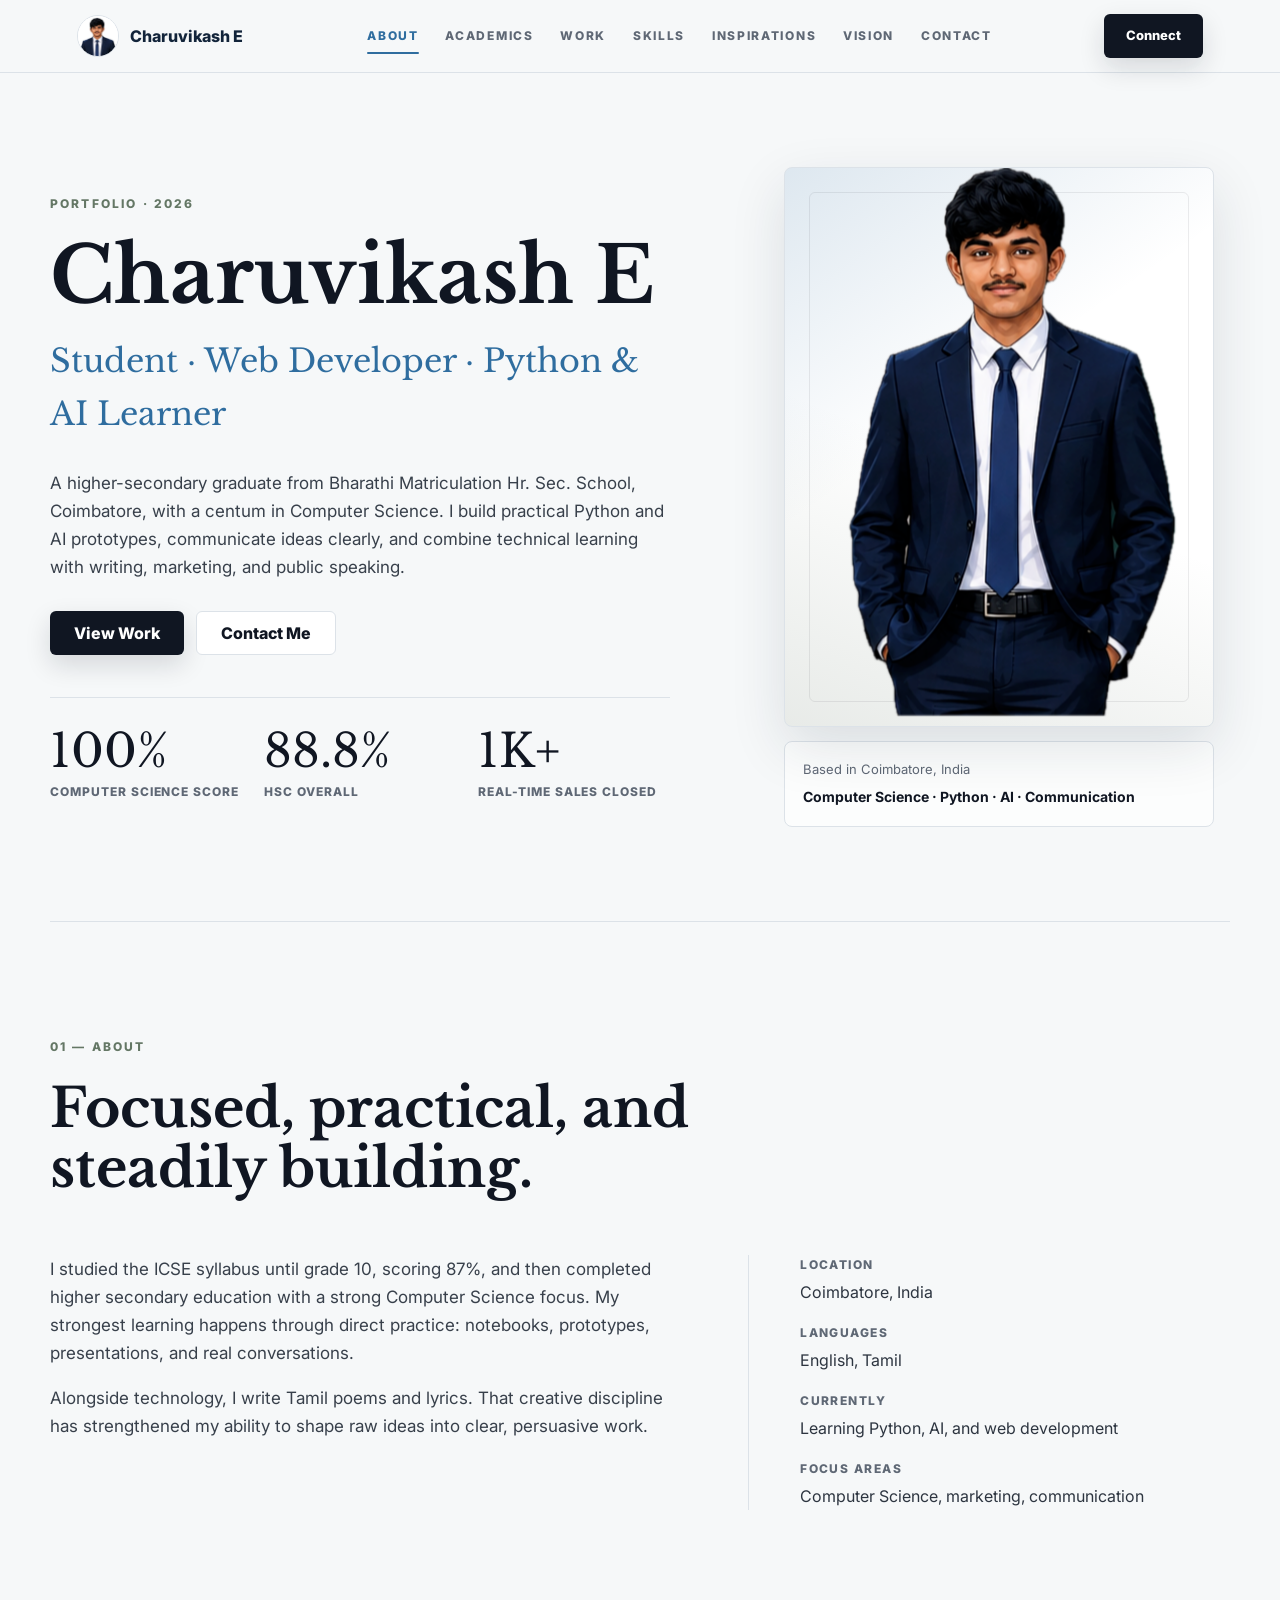
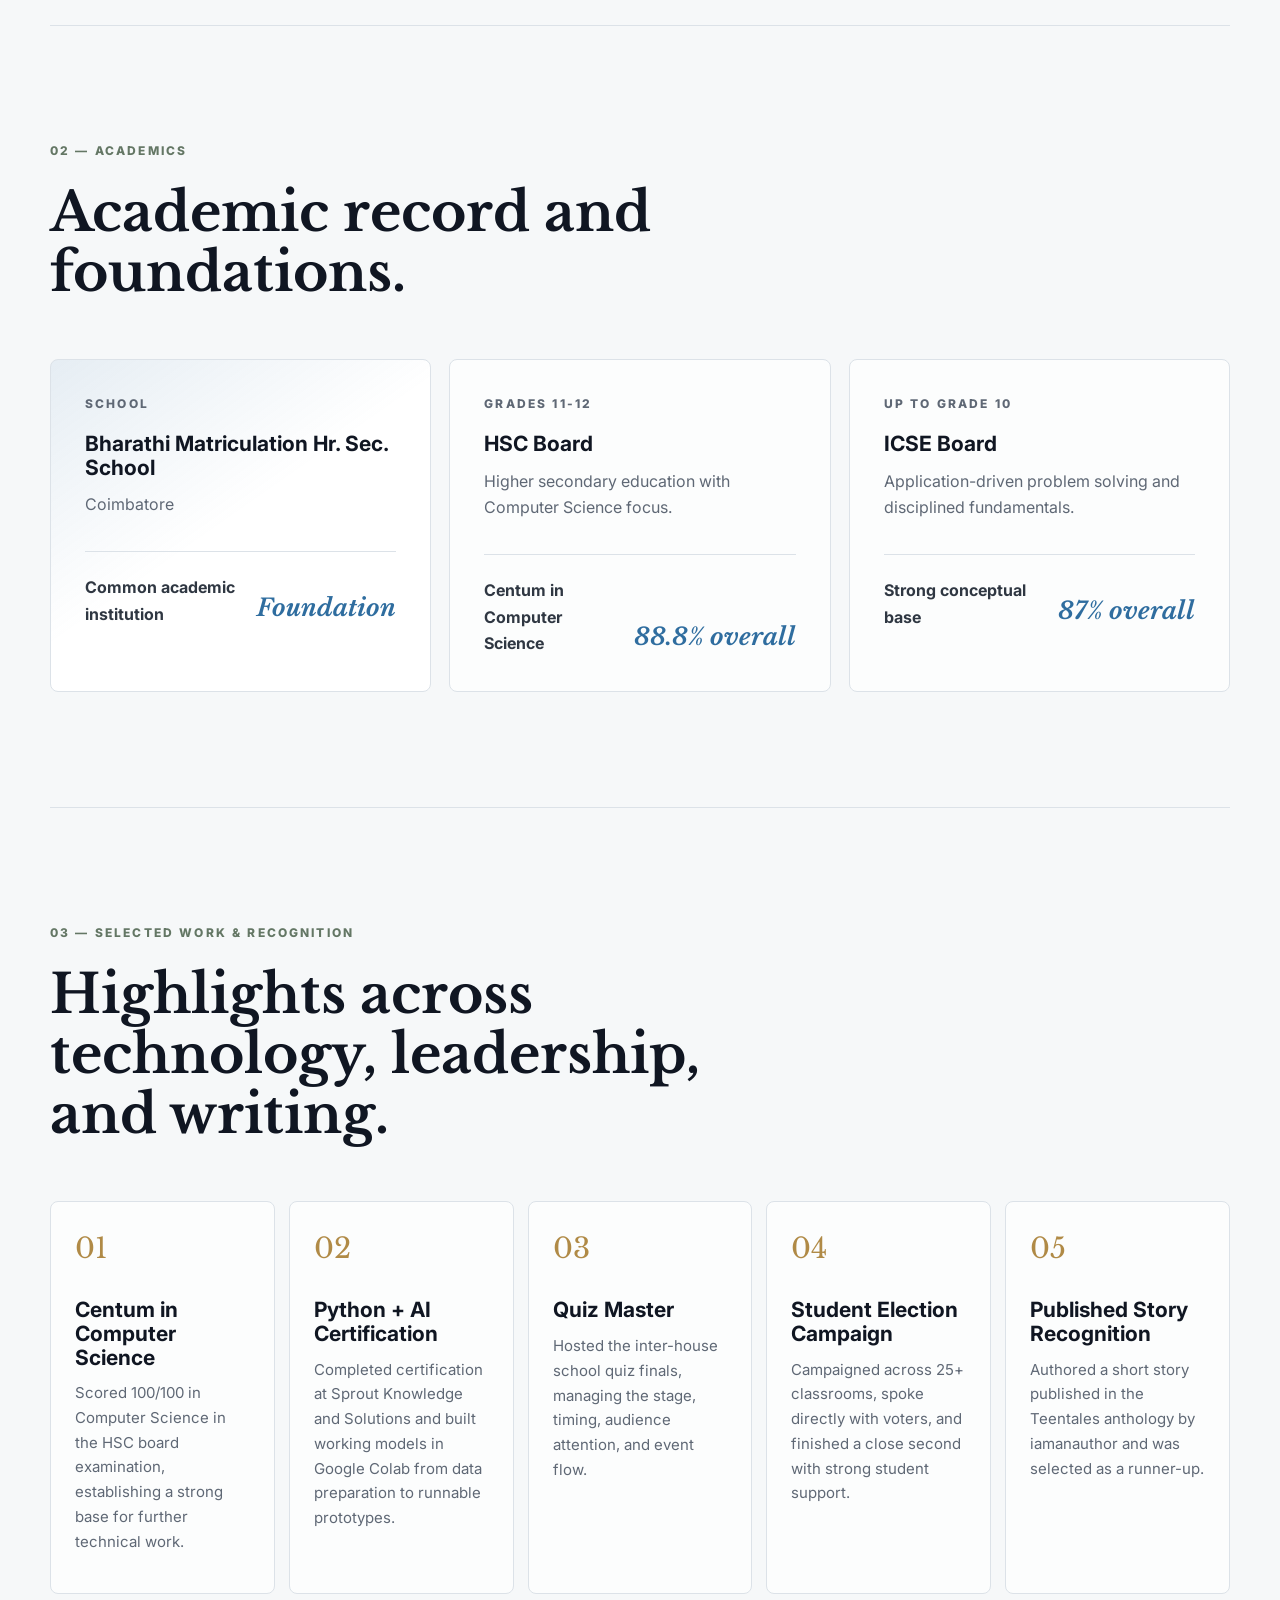
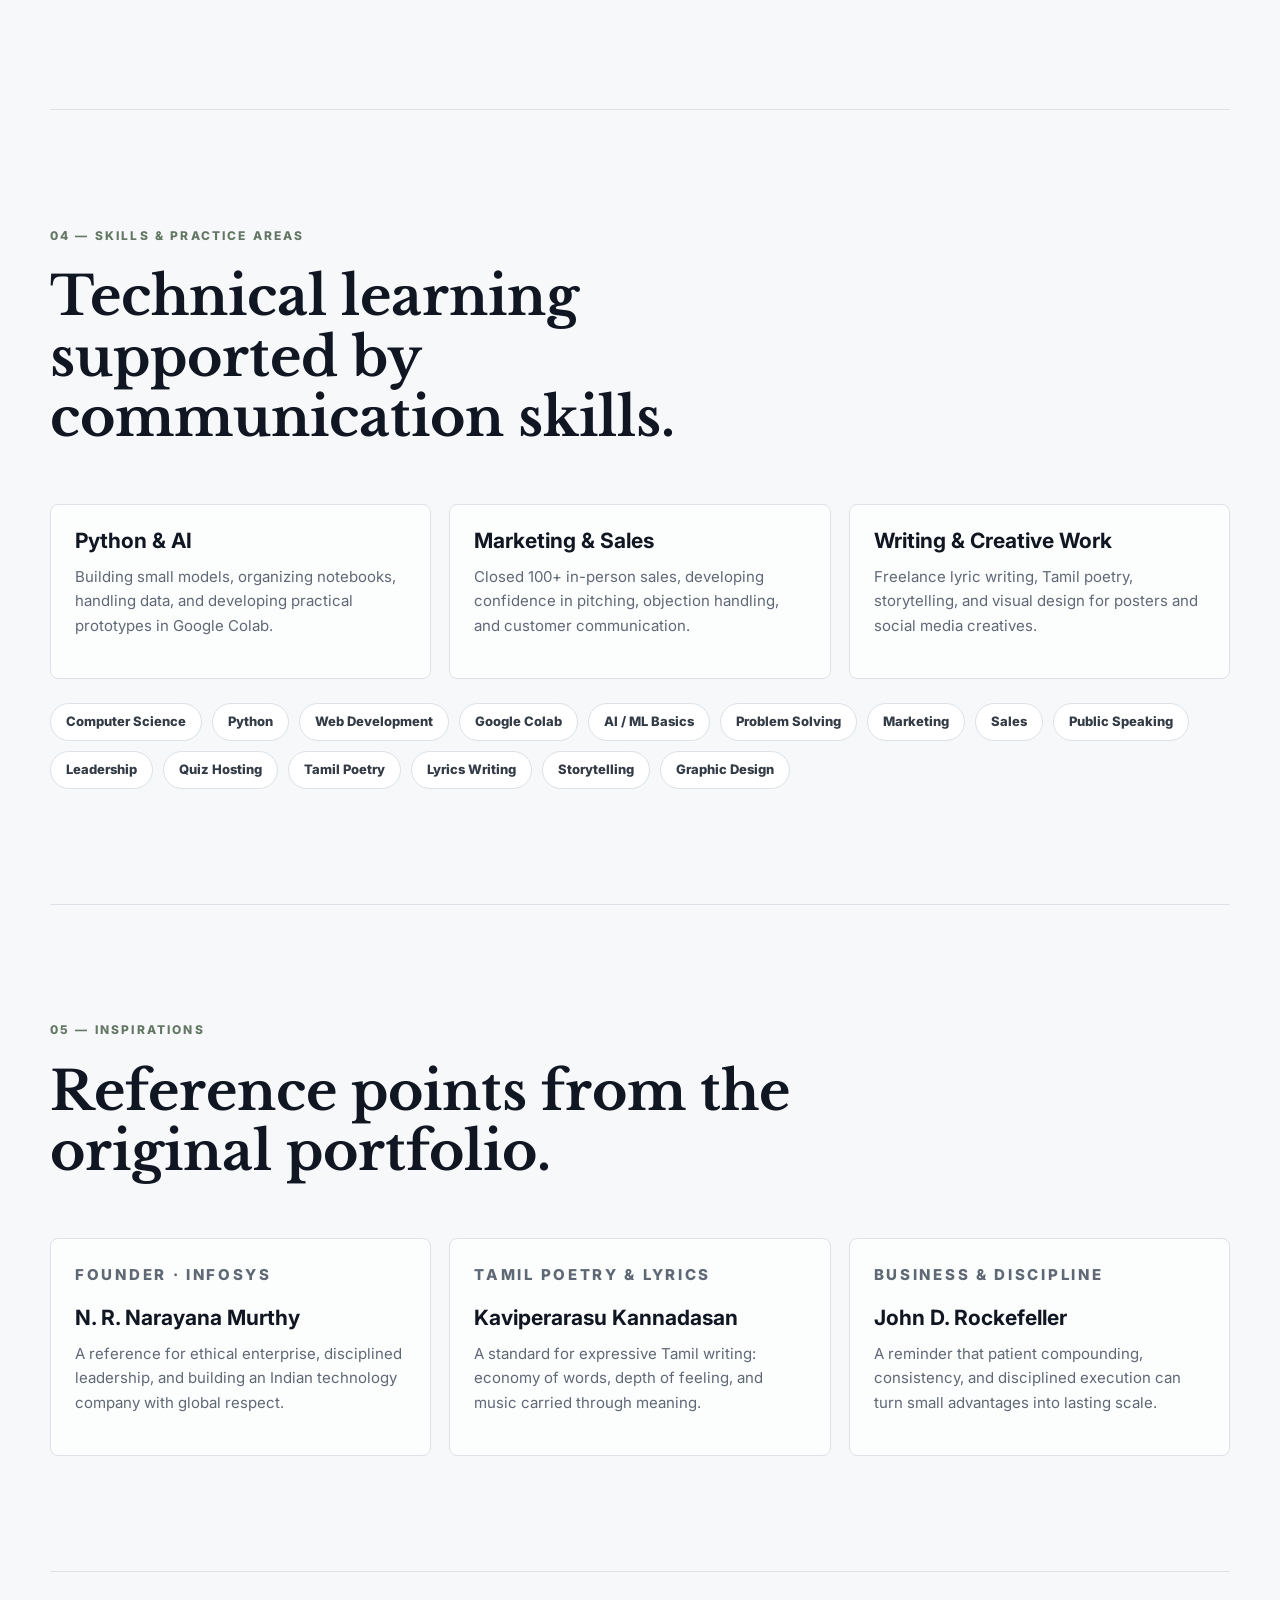
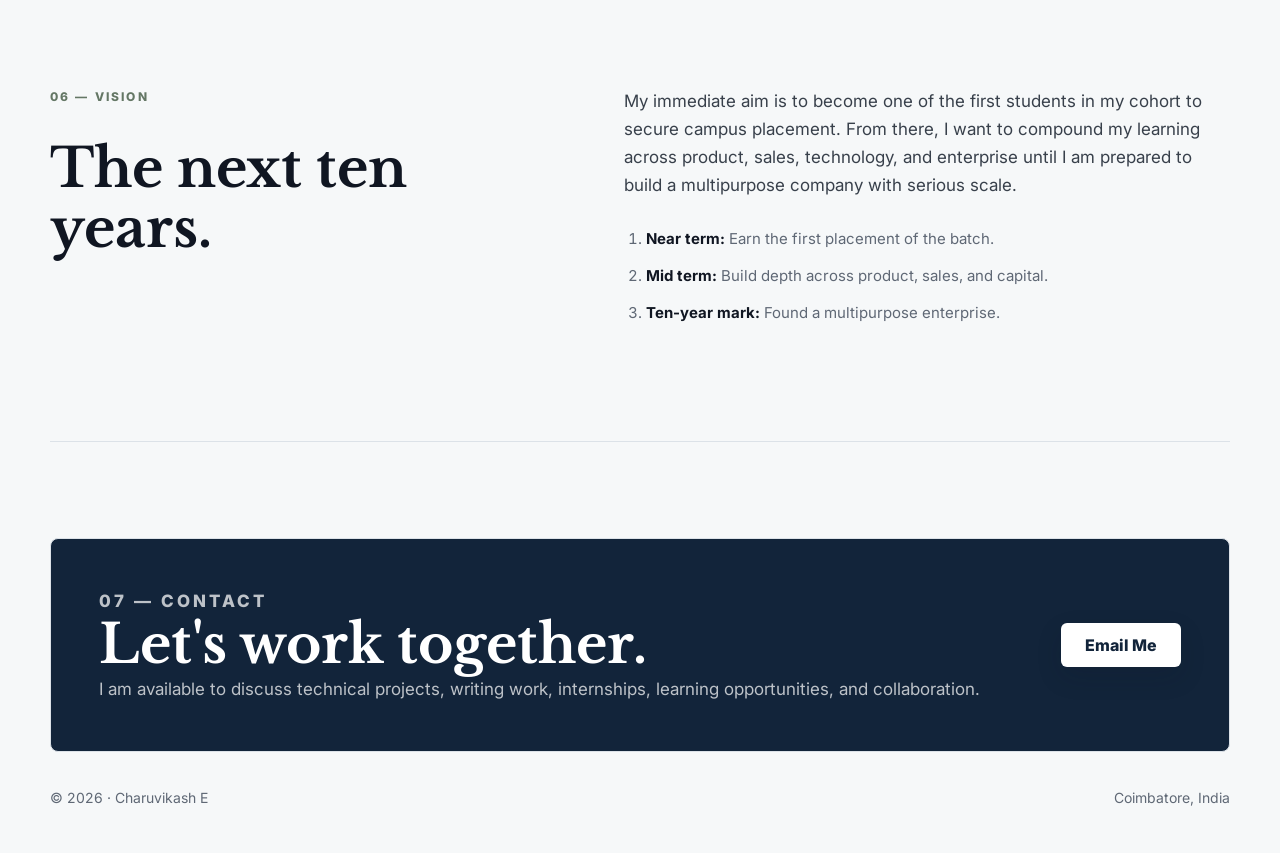
<file: index.html>
<!doctype html>
<html lang="en">
  <head>
    <meta charset="utf-8" />
    <meta name="viewport" content="width=device-width, initial-scale=1" />
    <link rel="icon" type="cv_branding_logo.ico" href="cv_branding_logo.ico">
    <title>Charuvikash E | Multi-Tasking Professional with Expert Guidance and Strategic Execution</title>
    <meta
      name="description"
      content="Formal portfolio for Charuvikash E, a Computer Science student, Python and AI learner, web developer, writer, and communicator based in Coimbatore."
    />
    <link rel="preconnect" href="https://fonts.googleapis.com" />
    <link rel="preconnect" href="https://fonts.gstatic.com" crossorigin />
    <link
      href="https://fonts.googleapis.com/css2?family=Inter:wght@400;500;600;700;800&family=Libre+Baskerville:wght@400;700&display=swap"
      rel="stylesheet"
    />
    <style>
      :root {
        --ink: #101622;
        --muted: #5f6875;
        --line: #dce2e8;
        --paper: #f6f8f9;
        --panel: #ffffff;
        --navy: #12243a;
        --blue: #2f6d9f;
        --green: #647765;
        --gold: #b08a46;
        --shadow: 0 20px 55px rgba(24, 39, 56, 0.12);
        --serif: "Libre Baskerville", Georgia, serif;
        --sans: "Inter", system-ui, -apple-system, BlinkMacSystemFont, "Segoe UI", sans-serif;
      }

      * {
        box-sizing: border-box;
      }

      html {
        scroll-behavior: smooth;
      }

      [id] {
        scroll-margin-top: 112px;
      }

      body {
        margin: 0;
        background: var(--paper);
        color: var(--ink);
        font-family: var(--sans);
        line-height: 1.65;
      }

      a {
        color: inherit;
        text-decoration: none;
      }

      img {
        display: block;
        max-width: 100%;
      }

      /* ── Header ── */
      .site-header {
        position: sticky;
        top: 0;
        z-index: 10;
        display: grid;
        grid-template-columns: auto 1fr auto;
        align-items: center;
        gap: 28px;
        padding: 14px clamp(20px, 6vw, 86px);
        border-bottom: 1px solid var(--line);
        background: rgba(246, 248, 249, 0.92);
        backdrop-filter: blur(16px);
      }

      .brand {
        display: inline-flex;
        align-items: center;
        gap: 11px;
        min-width: 178px;
        color: var(--navy);
        font-weight: 800;
      }

      .brand img {
        width: 42px;
        height: 42px;
        border: 1px solid var(--line);
        border-radius: 50%;
        background: #fff;
        object-fit: cover;
        object-position: center top;
      }

      nav {
        display: flex;
        justify-content: center;
        gap: clamp(14px, 2.1vw, 30px);
        color: var(--muted);
        font-size: 12px;
        font-weight: 800;
        letter-spacing: 0.14em;
        text-transform: uppercase;
      }

      nav a {
        position: relative;
        padding: 8px 0;
      }

      nav a:hover,
      .header-action:hover {
        color: var(--blue);
      }

      nav a.is-active {
        color: var(--blue);
        animation: navBlink 1.05s ease-in-out infinite;
      }

      nav a.is-active::after {
        position: absolute;
        right: 0;
        bottom: 0;
        left: 0;
        height: 2px;
        border-radius: 999px;
        background: currentColor;
        content: "";
      }

      @keyframes navBlink {
        0%, 100% { opacity: 1; }
        50% { opacity: 0.42; }
      }

      .header-action,
      .primary-button,
      .secondary-button {
        display: inline-flex;
        min-height: 44px;
        align-items: center;
        justify-content: center;
        border-radius: 6px;
        font-weight: 800;
      }

      .header-action,
      .primary-button {
        background: var(--ink);
        color: #fff;
        box-shadow: 0 10px 26px rgba(16, 22, 34, 0.14);
      }

      .header-action {
        padding: 0 22px;
        font-size: 13px;
      }

      .primary-button,
      .secondary-button {
        padding: 0 24px;
      }

      .secondary-button {
        border: 1px solid var(--line);
        color: var(--ink);
        background: #fff;
      }

      /* ── Layout ── */
      main,
      footer {
        width: min(1180px, calc(100% - 40px));
        margin: 0 auto;
      }

      .section-band,
      .section {
        border-bottom: 1px solid var(--line);
      }

      /* ── Hero ── */
      .hero {
        display: grid;
        grid-template-columns: minmax(0, 1.05fr) minmax(340px, 0.78fr);
        align-items: center;
        gap: clamp(44px, 8vw, 96px);
        min-height: calc(100vh - 74px);
        padding: clamp(56px, 8vw, 94px) 0;
      }

      .eyebrow,
      .card-label {
        margin: 0 0 18px;
        color: var(--green);
        font-size: 12px;
        font-weight: 800;
        letter-spacing: 0.18em;
        text-transform: uppercase;
      }

      h1, h2, h3, p {
        margin-top: 0;
      }

      h1, h2, h3 {
        line-height: 1.12;
      }

      h1, h2 {
        font-family: var(--serif);
      }

      h1 {
        max-width: 820px;
        margin-bottom: 16px;
        font-size: clamp(48px, 6.2vw, 78px);
        letter-spacing: 0;
      }

      h2 {
        max-width: 760px;
        margin-bottom: 0;
        font-size: clamp(31px, 4.2vw, 58px);
        letter-spacing: 0;
      }

      h3 {
        margin-bottom: 12px;
        font-size: 21px;
        letter-spacing: 0;
      }

      .subtitle {
        margin-bottom: 28px;
        color: var(--blue);
        font-family: var(--serif);
        font-size: clamp(21px, 2.6vw, 32px);
      }

      .lead,
      .body-copy p,
      .vision-content p,
      .contact-section p {
        color: #38404b;
        font-size: 17px;
      }

      .lead {
        max-width: 670px;
        margin-bottom: 30px;
      }

      .hero-actions {
        display: flex;
        flex-wrap: wrap;
        gap: 12px;
        margin-bottom: 42px;
      }

      .metric-row {
        display: grid;
        grid-template-columns: repeat(3, minmax(0, 1fr));
        gap: 22px;
        max-width: 620px;
        margin: 0;
        padding-top: 30px;
        border-top: 1px solid var(--line);
      }

      .metric-row div,
      .profile-list div {
        min-width: 0;
      }

      .metric-row dt {
        font-family: var(--serif);
        font-size: clamp(34px, 4vw, 46px);
        line-height: 1;
      }

      .metric-row dd {
        margin: 10px 0 0;
        color: var(--muted);
        font-size: 12px;
        font-weight: 800;
        letter-spacing: 0.08em;
        line-height: 1.25;
        text-transform: uppercase;
      }

      .hero-visual {
        justify-self: center;
        width: min(430px, 100%);
      }

      .portrait-panel {
        position: relative;
        overflow: hidden;
        min-height: 560px;
        border: 1px solid var(--line);
        border-radius: 8px;
        background:
          linear-gradient(145deg, rgba(47, 109, 159, 0.16), transparent 42%),
          linear-gradient(22deg, rgba(100, 119, 101, 0.15), transparent 46%),
          #fff;
        box-shadow: var(--shadow);
      }

      .portrait-panel::before {
        position: absolute;
        inset: 24px;
        border: 1px solid rgba(16, 22, 34, 0.08);
        border-radius: 6px;
        content: "";
      }

      .portrait-panel img {
        position: absolute;
        top: 18px;
        right: 22px;
        position: relative;
        overflow: hidden;
        transform: scale(1.6);
        bottom: 18px;
        left: 22px;
        width: calc(100% - 44px);
        height: calc(100% - 36px);
        max-width: none;
        object-fit: contain;
        object-position: center center;
      }

      .hero-note {
        display: grid;
        gap: 5px;
        margin-top: 14px;
        padding: 17px 18px;
        border: 1px solid var(--line);
        border-radius: 8px;
        background: rgba(255, 255, 255, 0.74);
      }

      .hero-note span {
        color: var(--muted);
        font-size: 13px;
      }

      .hero-note strong {
        font-size: 14px;
      }

      /* ── Sections ── */
      .section {
        padding: clamp(70px, 9vw, 118px) 0;
      }

      .section-heading {
        display: grid;
        gap: 4px;
        margin-bottom: clamp(34px, 5vw, 56px);
      }

      .two-column {
        display: grid;
        grid-template-columns: minmax(0, 1fr) minmax(300px, 0.78fr);
        gap: clamp(34px, 8vw, 80px);
      }

      .body-copy p:last-child,
      .vision-content p,
      .contact-section p {
        margin-bottom: 0;
      }

      .profile-list {
        display: grid;
        gap: 18px;
        margin: 0;
        padding: 0 0 0 clamp(24px, 4vw, 52px);
        border-left: 1px solid var(--line);
      }

      .profile-list dt {
        color: var(--muted);
        font-size: 12px;
        font-weight: 800;
        letter-spacing: 0.12em;
        text-transform: uppercase;
      }

      .profile-list dd {
        margin: 4px 0 0;
        color: #2d3540;
      }

      /* ── Grids ── */
      .academic-grid,
      .practice-grid,
      .influence-grid,
      .inspiration-grid {
        display: grid;
        grid-template-columns: repeat(2, minmax(0, 1fr));
        gap: 18px;
      }

      .academic-grid {
        grid-template-columns: repeat(3, minmax(0, 1fr));
      }

      .academic-card,
      .practice-grid article,
      .influence-grid article,
      .inspiration-grid article,
      .work-grid article {
        border: 1px solid var(--line);
        border-radius: 8px;
        background: rgba(255, 255, 255, 0.72);
      }

      .academic-card {
        padding: clamp(24px, 4vw, 34px);
      }

      .school-card {
        background:
          linear-gradient(145deg, rgba(47, 109, 159, 0.12), transparent 48%),
          #fff;
      }

      .academic-card p {
        color: var(--muted);
      }

      .card-footer {
        display: flex;
        align-items: end;
        justify-content: space-between;
        gap: 18px;
        margin-top: 34px;
        padding-top: 22px;
        border-top: 1px solid var(--line);
      }

      .card-footer span {
        color: #2f3742;
        font-weight: 700;
      }

      .card-footer strong {
        color: var(--blue);
        font-family: var(--serif);
        font-size: 24px;
        font-style: italic;
        white-space: nowrap;
      }

      .work-grid {
        display: grid;
        grid-template-columns: repeat(5, minmax(0, 1fr));
        gap: 14px;
      }

      .work-grid article,
      .practice-grid article,
      .influence-grid article,
      .inspiration-grid article {
        padding: 24px;
      }

      .work-grid span {
        display: inline-flex;
        margin-bottom: 26px;
        color: var(--gold);
        font-family: var(--serif);
        font-size: 28px;
      }

      .work-grid p,
      .practice-grid p,
      .influence-grid p,
      .inspiration-grid p,
      .vision-content li {
        color: var(--muted);
        font-size: 15px;
      }

      .practice-grid {
        grid-template-columns: repeat(3, minmax(0, 1fr));
        margin-bottom: 24px;
      }

      .inspiration-grid {
        grid-template-columns: repeat(3, minmax(0, 1fr));
      }

      /* ── Skills ── */
      .skill-tags {
        display: flex;
        flex-wrap: wrap;
        gap: 10px;
      }

      .skill-tags span {
        display: inline-flex;
        min-height: 38px;
        align-items: center;
        border: 1px solid var(--line);
        border-radius: 999px;
        padding: 0 15px;
        background: #fff;
        color: #323b46;
        font-size: 13px;
        font-weight: 800;
      }

      /* ── Vision ── */
      .vision-section {
        display: grid;
        grid-template-columns: minmax(0, 0.8fr) minmax(0, 1fr);
        gap: clamp(34px, 7vw, 90px);
      }

      .vision-content {
        align-self: end;
      }

      .vision-content ol {
        display: grid;
        gap: 12px;
        margin: 28px 0 0;
        padding-left: 22px;
      }

      .vision-content strong {
        color: var(--ink);
      }

      /* ── Contact ── */
      .contact-section {
        display: grid;
        grid-template-columns: 1fr auto;
        align-items: center;
        gap: 24px;
        margin: clamp(62px, 8vw, 96px) 0 0;
        padding: clamp(30px, 5vw, 48px);
        border: 1px solid var(--line);
        border-radius: 8px;
        background: var(--navy);
        color: #fff;
      }

      .contact-section .eyebrow,
      .contact-section p {
        color: rgba(255, 255, 255, 0.72);
      }

      .contact-section .primary-button {
        background: #fff;
        color: var(--navy);
      }

      /* ── Footer ── */
      footer {
        display: flex;
        justify-content: space-between;
        gap: 20px;
        padding: 34px 0 44px;
        color: var(--muted);
        font-size: 14px;
      }

      /* ── Responsive: Tablet (≤1040px) ── */
      @media (max-width: 1040px) {
        .site-header {
          grid-template-columns: 1fr auto;
        }

        nav {
          grid-column: 1 / -1;
          grid-row: 2;
          justify-content: start;
          overflow-x: auto;
          padding-bottom: 2px;
          /* Hide scrollbar visually but keep functional */
          scrollbar-width: none;
          -ms-overflow-style: none;
        }

        nav::-webkit-scrollbar {
          display: none;
        }

        .hero,
        .two-column,
        .vision-section {
          grid-template-columns: 1fr;
        }

        .hero-visual {
          justify-self: start;
        }

        .academic-grid,
        .work-grid {
          grid-template-columns: repeat(2, minmax(0, 1fr));
        }

        .practice-grid,
        .inspiration-grid {
          grid-template-columns: repeat(2, minmax(0, 1fr));
        }

        .profile-list {
          border-left: 0;
          padding-left: 0;
        }
      }

      /* ── Responsive: Mobile (≤720px) ── */
      @media (max-width: 720px) {
        main,
        footer {
          width: min(100% - 28px, 1180px);
        }

        .site-header {
          gap: 12px;
          padding: 12px 14px;
        }

        .brand {
          min-width: 0;
        }

        .header-action {
          padding: 0 14px;
        }

        nav {
          gap: 18px;
          font-size: 11px;
        }

        .hero {
          min-height: auto;
          padding-top: 42px;
        }

        .hero-actions {
          align-items: stretch;
          flex-direction: column;
        }

        .primary-button,
        .secondary-button {
          width: 100%;
        }

        .metric-row,
        .academic-grid,
        .influence-grid {
          grid-template-columns: 1fr;
        }

        .metric-row {
          gap: 20px;
        }

        .portrait-panel {
          min-height: 450px;
        }

        .portrait-panel img {
          right: 18px;
          left: 18px;
          width: calc(100% - 36px);
        }

        .work-grid {
          grid-template-columns: 1fr;
        }

        .practice-grid,
        .inspiration-grid {
          grid-template-columns: 1fr;
        }

        .card-footer {
          display: grid;
          align-items: start;
        }

        .contact-section {
          grid-template-columns: 1fr;
          align-items: stretch;
          flex-direction: column;
          margin-top: 46px;
        }

        .contact-section .primary-button {
          width: 100%;
        }

        footer {
          display: grid;
        }
      }
    </style>
  </head>
  <body>
    <header class="site-header">
      <a class="brand" href="#top" aria-label="Charuvikash E home">
        <img src="cv_logo.png" alt="Portrait of Charuvikash E" />
        <span>Charuvikash E</span>
      </a>
      <nav aria-label="Portfolio sections">
        <a href="#about">About</a>
        <a href="#academics">Academics</a>
        <a href="#work">Work</a>
        <a href="#skills">Skills</a>
        <a href="#inspirations">Inspirations</a>
        <a href="#vision">Vision</a>
        <a href="#contact">Contact</a>
      </nav>
      <a class="header-action" href="#contact">Connect</a>
    </header>

    <main id="top">
      <section class="hero section-band">
        <div class="hero-copy">
          <p class="eyebrow">Portfolio · 2026</p>
          <h1>Charuvikash E</h1>
          <p class="subtitle">Student · Web Developer · Python &amp; AI Learner</p>
          <p class="lead">
            A higher-secondary graduate from Bharathi Matriculation Hr. Sec.
            School, Coimbatore, with a centum in Computer Science. I build
            practical Python and AI prototypes, communicate ideas clearly, and
            combine technical learning with writing, marketing, and public
            speaking.
          </p>
          <div class="hero-actions">
            <a class="primary-button" href="#work">View Work</a>
            <a class="secondary-button" href="#contact">Contact Me</a>
          </div>
          <dl class="metric-row" aria-label="Portfolio highlights">
            <div>
              <dt>100%</dt>
              <dd>Computer Science score</dd>
            </div>
            <div>
              <dt>88.8%</dt>
              <dd>HSC overall</dd>
            </div>
            <div>
              <dt>1K+</dt>
              <dd>Real-time sales closed</dd>
            </div>
          </dl>
        </div>
        <div class="hero-visual" aria-label="Profile image of Charuvikash E">
          <div class="portrait-panel">
            <img src="cv_profile.png" alt="Charuvikash E in formal attire" />
          </div>
          <div class="hero-note">
            <span>Based in Coimbatore, India</span>
            <strong>Computer Science · Python · AI · Communication</strong>
          </div>
        </div>
      </section>

      <section id="about" class="section">
        <div class="section-heading">
          <p class="eyebrow">01 — About</p>
          <h2>Focused, practical, and steadily building.</h2>
        </div>
        <div class="two-column">
          <div class="body-copy">
            <p>
              I studied the ICSE syllabus until grade 10, scoring 87%, and then
              completed higher secondary education with a strong Computer
              Science focus. My strongest learning happens through direct
              practice: notebooks, prototypes, presentations, and real
              conversations.
            </p>
            <p>
              Alongside technology, I write Tamil poems and lyrics. That
              creative discipline has strengthened my ability to shape raw ideas
              into clear, persuasive work.
            </p>
          </div>
          <dl class="profile-list">
            <div><dt>Location</dt><dd>Coimbatore, India</dd></div>
            <div><dt>Languages</dt><dd>English, Tamil</dd></div>
            <div><dt>Currently</dt><dd>Learning Python, AI, and web development</dd></div>
            <div><dt>Focus areas</dt><dd>Computer Science, marketing, communication</dd></div>
          </dl>
        </div>
      </section>

      <section id="academics" class="section">
        <div class="section-heading">
          <p class="eyebrow">02 — Academics</p>
          <h2>Academic record and foundations.</h2>
        </div>
        <div class="academic-grid">
          <article class="academic-card school-card">
            <p class="card-label">School</p>
            <h3>Bharathi Matriculation Hr. Sec. School</h3>
            <p>Coimbatore</p>
            <div class="card-footer">
              <span>Common academic institution</span>
              <strong>Foundation</strong>
            </div>
          </article>
          <article class="academic-card">
            <p class="card-label">Grades 11-12</p>
            <h3>HSC Board</h3>
            <p>Higher secondary education with Computer Science focus.</p>
            <div class="card-footer">
              <span>Centum in Computer Science</span>
              <strong>88.8% overall</strong>
            </div>
          </article>
          <article class="academic-card">
            <p class="card-label">Up to Grade 10</p>
            <h3>ICSE Board</h3>
            <p>Application-driven problem solving and disciplined fundamentals.</p>
            <div class="card-footer">
              <span>Strong conceptual base</span>
              <strong>87% overall</strong>
            </div>
          </article>
        </div>
      </section>

      <section id="work" class="section">
        <div class="section-heading">
          <p class="eyebrow">03 — Selected Work &amp; Recognition</p>
          <h2>Highlights across technology, leadership, and writing.</h2>
        </div>
        <div class="work-grid">
          <article>
            <span>01</span>
            <h3>Centum in Computer Science</h3>
            <p>
              Scored 100/100 in Computer Science in the HSC board examination,
              establishing a strong base for further technical work.
            </p>
          </article>
          <article>
            <span>02</span>
            <h3>Python + AI Certification</h3>
            <p>
              Completed certification at Sprout Knowledge and Solutions and
              built working models in Google Colab from data preparation to
              runnable prototypes.
            </p>
          </article>
          <article>
            <span>03</span>
            <h3>Quiz Master</h3>
            <p>
              Hosted the inter-house school quiz finals, managing the stage,
              timing, audience attention, and event flow.
            </p>
          </article>
          <article>
            <span>04</span>
            <h3>Student Election Campaign</h3>
            <p>
              Campaigned across 25+ classrooms, spoke directly with voters, and
              finished a close second with strong student support.
            </p>
          </article>
          <article>
            <span>05</span>
            <h3>Published Story Recognition</h3>
            <p>
              Authored a short story published in the Teentales anthology by
              iamanauthor and was selected as a runner-up.
            </p>
          </article>
        </div>
      </section>

      <section id="skills" class="section">
        <div class="section-heading">
          <p class="eyebrow">04 — Skills &amp; Practice Areas</p>
          <h2>Technical learning supported by communication skills.</h2>
        </div>
        <div class="practice-grid">
          <article>
            <h3>Python &amp; AI</h3>
            <p>
              Building small models, organizing notebooks, handling data, and
              developing practical prototypes in Google Colab.
            </p>
          </article>
          <article>
            <h3>Marketing &amp; Sales</h3>
            <p>
              Closed 100+ in-person sales, developing confidence in pitching,
              objection handling, and customer communication.
            </p>
          </article>
          <article>
            <h3>Writing &amp; Creative Work</h3>
            <p>
              Freelance lyric writing, Tamil poetry, storytelling, and visual
              design for posters and social media creatives.
            </p>
          </article>
        </div>
        <div class="skill-tags" aria-label="Skill list">
          <span>Computer Science</span><span>Python</span><span>Web Development</span>
          <span>Google Colab</span><span>AI / ML Basics</span><span>Problem Solving</span>
          <span>Marketing</span><span>Sales</span><span>Public Speaking</span>
          <span>Leadership</span><span>Quiz Hosting</span><span>Tamil Poetry</span>
          <span>Lyrics Writing</span><span>Storytelling</span><span>Graphic Design</span>
        </div>
      </section>

      <section id="inspirations" class="section">
        <div class="section-heading">
          <p class="eyebrow">05 — Inspirations</p>
          <h2>Reference points from the original portfolio.</h2>
        </div>
        <div class="inspiration-grid">
          <article>
            <p class="card-label">Founder · Infosys</p>
            <h3>N. R. Narayana Murthy</h3>
            <p>
              A reference for ethical enterprise, disciplined leadership, and
              building an Indian technology company with global respect.
            </p>
          </article>
          <article>
            <p class="card-label">Tamil Poetry &amp; Lyrics</p>
            <h3>Kaviperarasu Kannadasan</h3>
            <p>
              A standard for expressive Tamil writing: economy of words, depth
              of feeling, and music carried through meaning.
            </p>
          </article>
          <article>
            <p class="card-label">Business &amp; Discipline</p>
            <h3>John D. Rockefeller</h3>
            <p>
              A reminder that patient compounding, consistency, and disciplined
              execution can turn small advantages into lasting scale.
            </p>
          </article>
        </div>
      </section>

      <section id="vision" class="section vision-section">
        <div class="section-heading">
          <p class="eyebrow">06 — Vision</p>
          <h2>The next ten years.</h2>
        </div>
        <div class="vision-content">
          <p>
            My immediate aim is to become one of the first students in my cohort
            to secure campus placement. From there, I want to compound my
            learning across product, sales, technology, and enterprise until I
            am prepared to build a multipurpose company with serious scale.
          </p>
          <ol>
            <li><strong>Near term:</strong> Earn the first placement of the batch.</li>
            <li><strong>Mid term:</strong> Build depth across product, sales, and capital.</li>
            <li><strong>Ten-year mark:</strong> Found a multipurpose enterprise.</li>
          </ol>
        </div>
      </section>

      <section id="contact" class="contact-section">
        <div>
          <p class="eyebrow">07 — Contact</p>
          <h2>Let's work together.</h2>
          <p>
            I am available to discuss technical projects, writing work,
            internships, learning opportunities, and collaboration.
          </p>
        </div>
        <a class="primary-button" href="mailto:charuvikash.elamaran@gmail.com">Email Me</a>
      </section>
    </main>

    <footer>
      <span>© 2026 · Charuvikash E</span>
      <span>Coimbatore, India</span>
    </footer>

    <script>
      const sectionLinks = Array.from(document.querySelectorAll("nav a[href^='#']"));
      const sections = sectionLinks
        .map((link) => document.querySelector(link.getAttribute("href")))
        .filter(Boolean);

      function setActiveLink() {
        const header = document.querySelector(".site-header");
        const topLimit = header?.offsetHeight || 0;
        const current =
          sections
            .map((section) => {
              const rect = section.getBoundingClientRect();
              const visible = Math.max(
                0,
                Math.min(rect.bottom, window.innerHeight) - Math.max(rect.top, topLimit)
              );
              return { section, visible };
            })
            .sort((a, b) => b.visible - a.visible)[0]?.section || sections[0];

        sectionLinks.forEach((link) => {
          link.classList.toggle(
            "is-active",
            link.getAttribute("href") === `#${current.id}`
          );
        });
      }

      setActiveLink();
      window.addEventListener("scroll", setActiveLink, { passive: true });
      window.addEventListener("resize", setActiveLink);
      window.addEventListener("load", setActiveLink);
      window.addEventListener("hashchange", setActiveLink);
      window.setInterval(setActiveLink, 200);

      sectionLinks.forEach((link) => {
        link.addEventListener("click", (event) => {
          const section = document.querySelector(link.getAttribute("href"));
          if (!section) return;
          event.preventDefault();
          const header = document.querySelector(".site-header");
          const top = section.offsetTop - (header?.offsetHeight || 0) - 16;
          window.scrollTo({ top, behavior: "smooth" });
          window.history.pushState(null, "", link.getAttribute("href"));
          setActiveLink();
        });
      });
    </script>
  </body>
</html>
</file>
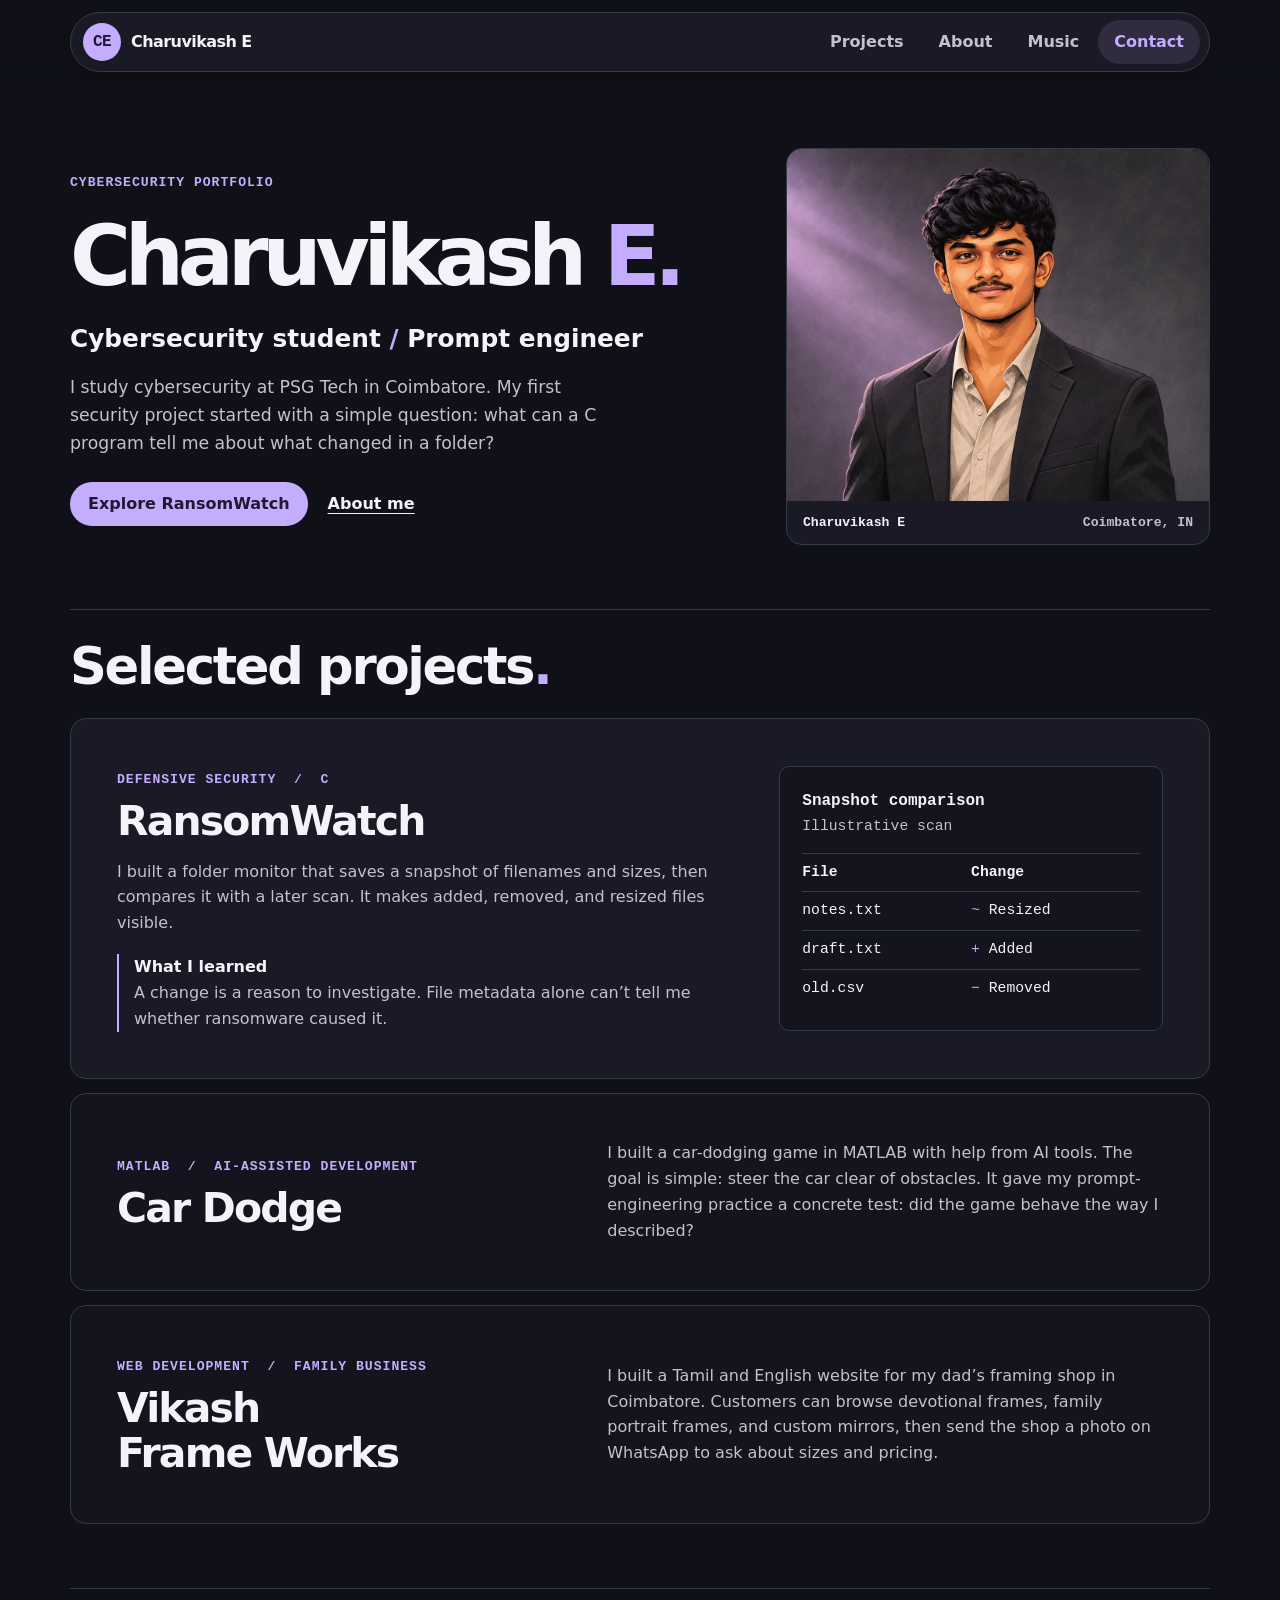
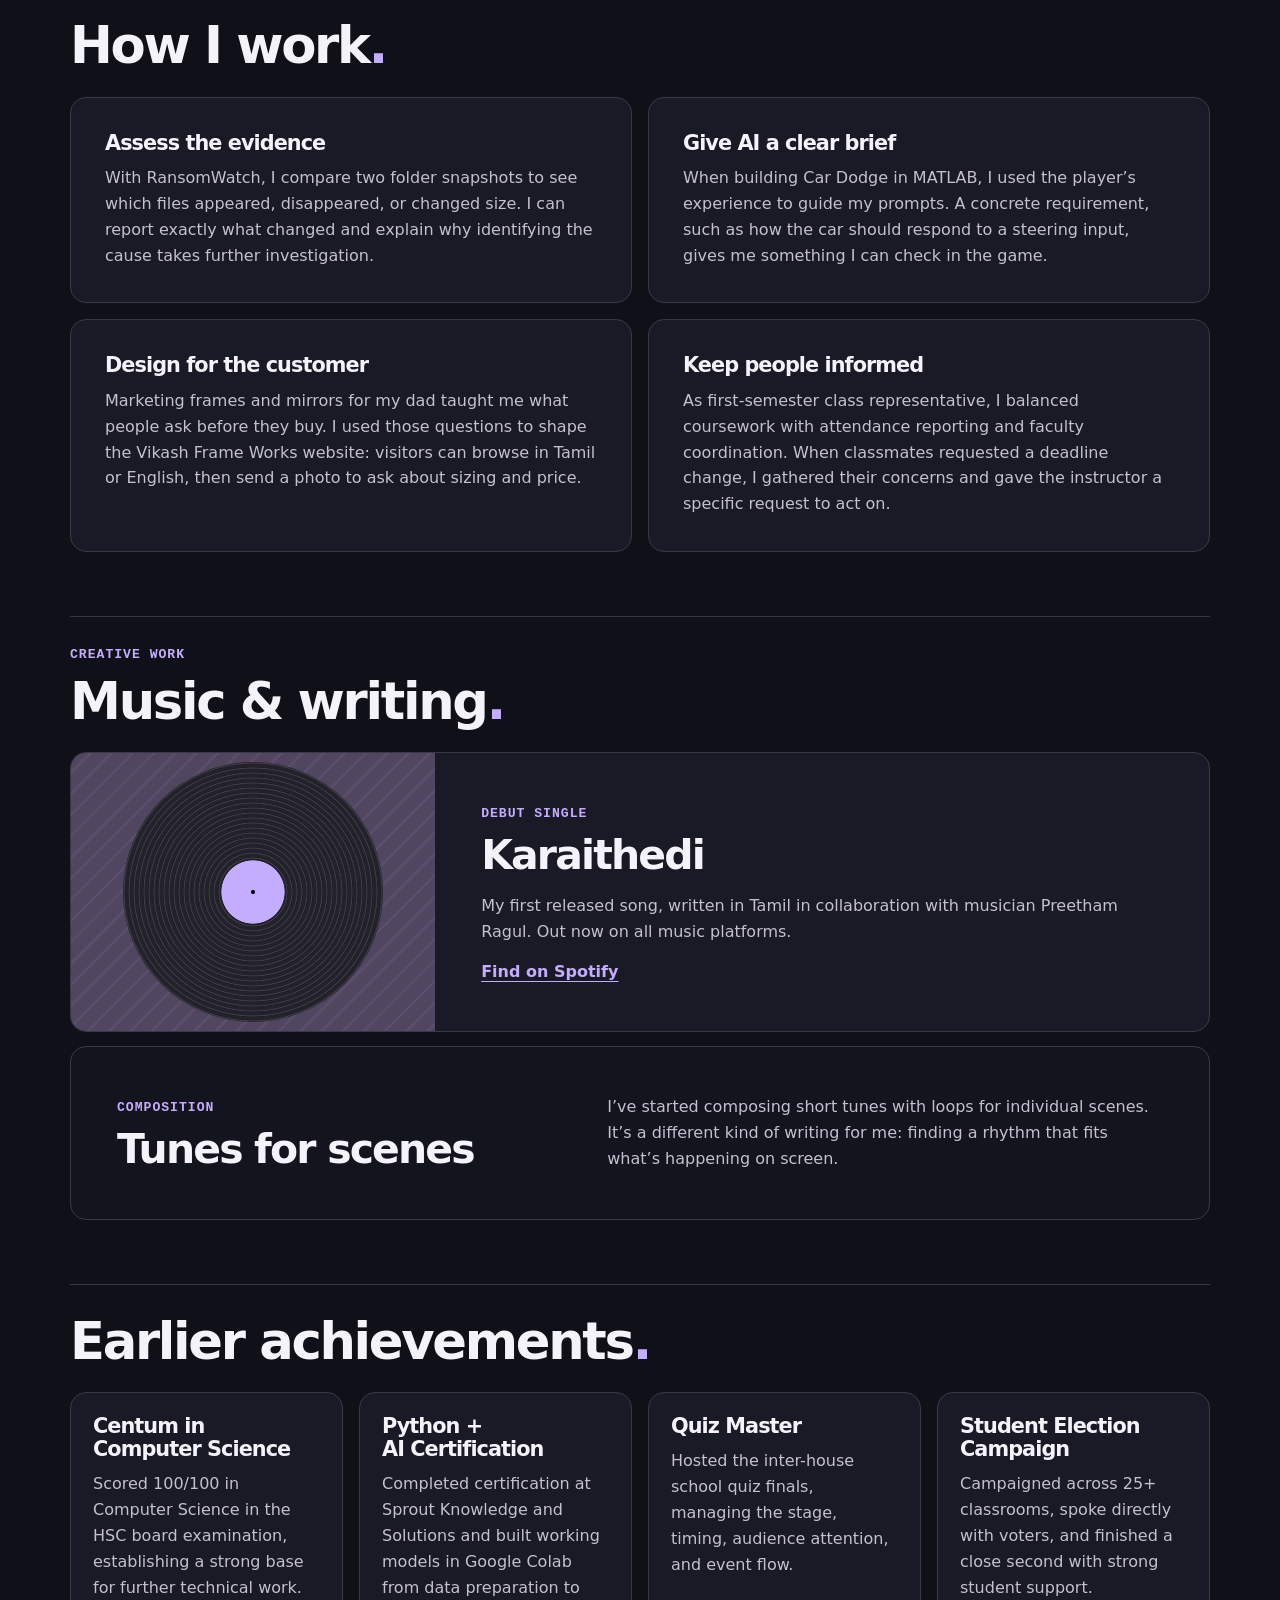
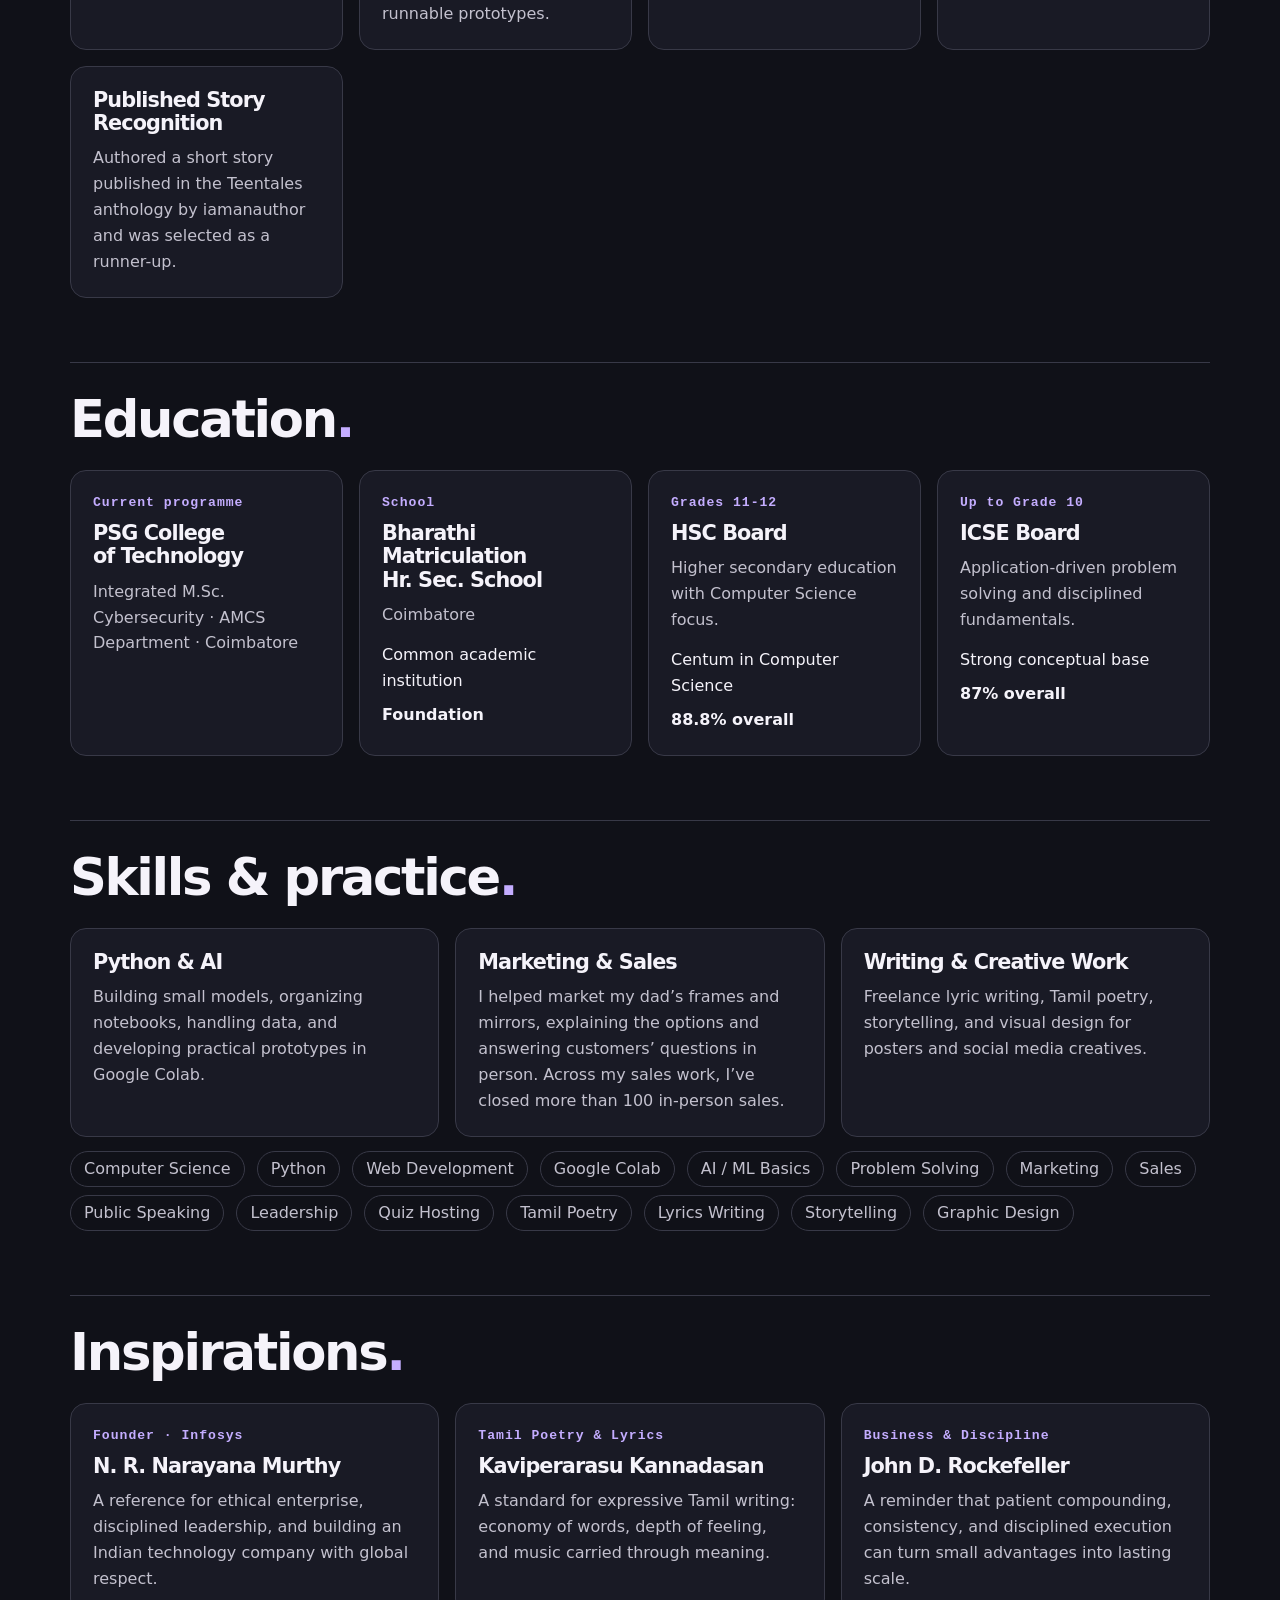
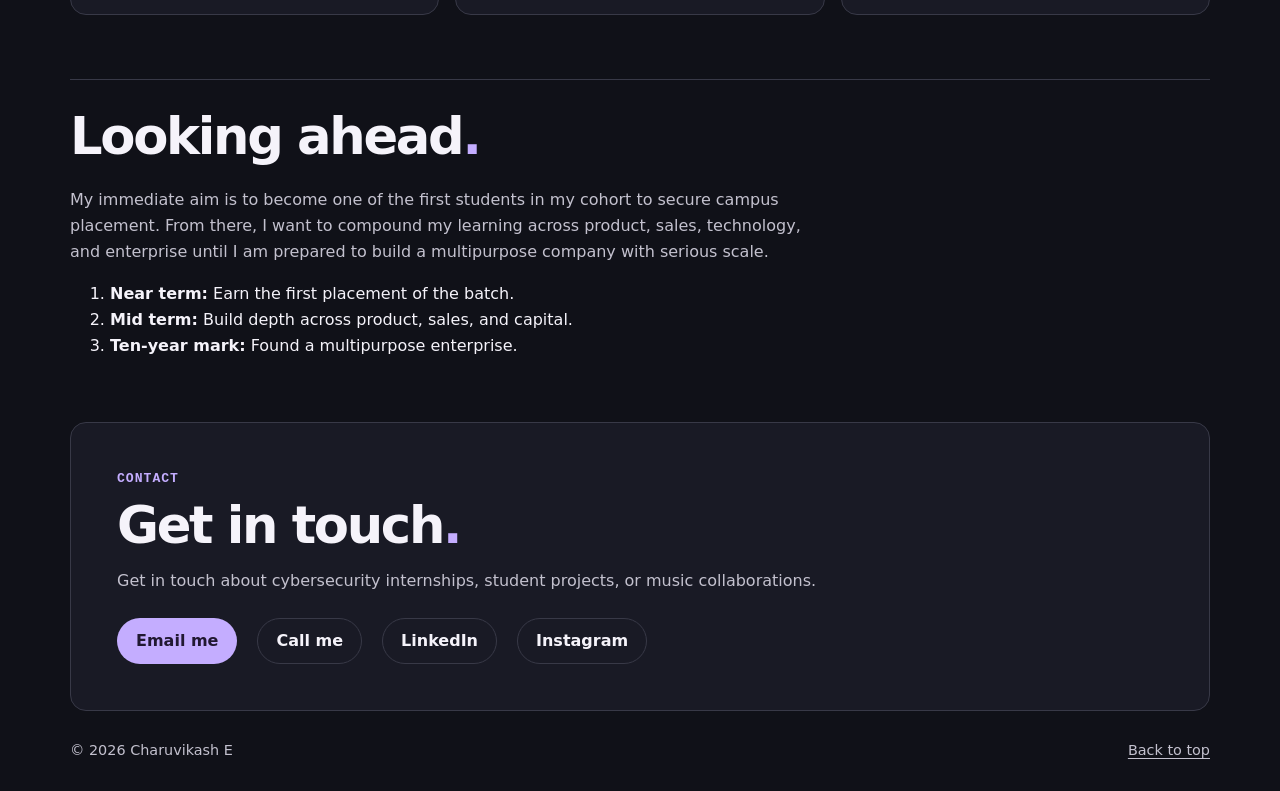
<file: Charuvikash_Vercel_Portfolio/index.html>
<!doctype html>
<html lang="en"><head><meta charset="utf-8"><meta name="viewport" content="width=device-width,initial-scale=1">
<title>Charuvikash E | Cybersecurity &amp; Projects</title><meta name="description" content="Cybersecurity student at PSG Tech. Explore RansomWatch, an AI-assisted MATLAB game, prompt engineering, and Tamil music by Charuvikash E."><link rel="stylesheet" href="style.css"><script defer src="navigation.js"></script></head>
<body id="top"><a class="skip" href="#main">Skip to content</a>
<header><div class="bar"><a class="brand" href="#top"><b>CE</b> Charuvikash E</a><nav aria-label="Main navigation"><a href="#projects">Projects</a><a href="#about">About</a><a href="#music">Music</a><a href="#contact">Contact</a></nav></div></header>
<main id="main">
<section class="hero"><div class="intro"><small>CYBERSECURITY PORTFOLIO</small><h1>Charuvikash <em>E.</em></h1><p class="roles">Cybersecurity student <span>/</span> Prompt engineer</p><p>I study cybersecurity at PSG Tech in Coimbatore. My first security project started with a simple question: what can a C program tell me about what changed in a folder?</p><div class="actions"><a class="button" href="#ransomwatch">Explore RansomWatch</a><a class="under" href="#about">About me</a></div></div><figure><img src="portrait.webp" width="1080" height="900" alt="Illustrated studio portrait of Charuvikash in a charcoal blazer with lavender lighting"><figcaption>Charuvikash E <span>Coimbatore, IN</span></figcaption></figure></section>
<section id="projects"><div class="sectiontitle"><h2>Selected projects<span>.</span></h2></div>
<article class="project" id="ransomwatch"><div class="project-copy"><small>DEFENSIVE SECURITY &nbsp;/&nbsp; C</small><h3>RansomWatch</h3><p>I built a folder monitor that saves a snapshot of filenames and sizes, then compares it with a later scan. It makes added, removed, and resized files visible.</p><p class="insight"><strong>What I learned</strong> A change is a reason to investigate. File metadata alone can’t tell me whether ransomware caused it.</p></div>
<div class="snapshot"><h4>Snapshot comparison</h4><table><caption>Illustrative scan</caption><thead><tr><th>File</th><th>Change</th></tr></thead><tbody><tr><td>notes.txt</td><td><i>~</i> Resized</td></tr><tr><td>draft.txt</td><td><i>+</i> Added</td></tr><tr><td>old.csv</td><td><i>−</i> Removed</td></tr></tbody></table></div></article>
<article class="project secondary"><div><small>MATLAB &nbsp;/&nbsp; AI-ASSISTED DEVELOPMENT</small><h3>Car Dodge</h3></div><p>I built a car-dodging game in MATLAB with help from AI tools. The goal is simple: steer the car clear of obstacles. It gave my prompt-engineering practice a concrete test: did the game behave the way I described?</p></article>
<article class="project secondary">
  <div><small>WEB DEVELOPMENT &nbsp;/&nbsp; FAMILY BUSINESS</small><h3>Vikash Frame Works</h3></div>
  <p>I built a Tamil and English website for my dad’s framing shop in Coimbatore. Customers can browse devotional frames, family portrait frames, and custom mirrors, then send the shop a photo on WhatsApp to ask about sizes and pricing.</p>
</article></section>
<section id="about" class="section" aria-labelledby="approach-title">
  <h2 id="approach-title">How I work<span>.</span></h2>
  <div class="traits">
    <article>
      <h3>Assess the evidence</h3>
      <p>With RansomWatch, I compare two folder snapshots to see which files appeared, disappeared, or changed size. I can report exactly what changed and explain why identifying the cause takes further investigation.</p>
    </article>
    <article>
      <h3>Give AI a clear brief</h3>
      <p>When building Car Dodge in MATLAB, I used the player’s experience to guide my prompts. A concrete requirement, such as how the car should respond to a steering input, gives me something I can check in the game.</p>
    </article>
    <article>
      <h3>Design for the customer</h3>
      <p>Marketing frames and mirrors for my dad taught me what people ask before they buy. I used those questions to shape the Vikash Frame Works website: visitors can browse in Tamil or English, then send a photo to ask about sizing and price.</p>
    </article>
    <article>
      <h3>Keep people informed</h3>
      <p>As first-semester class representative, I balanced coursework with attendance reporting and faculty coordination. When classmates requested a deadline change, I gathered their concerns and gave the instructor a specific request to act on.</p>
    </article>
  </div>
</section>
<section class="section" id="music"><small>CREATIVE WORK</small><h2>Music &amp; writing<span>.</span></h2><article class="release"><div class="record" aria-hidden="true"><div class="vinyl"></div></div><div class="liner"><small>DEBUT SINGLE</small><h3>Karaithedi</h3><p>My first released song, written in Tamil in collaboration with musician Preetham Ragul. Out now on all music platforms.</p><a class="listen" href="https://open.spotify.com/search/Karai%20Thedi%20Preetham%20Ragul">Find on Spotify</a></div></article><article class="secondary project"><div><small>COMPOSITION</small><h3>Tunes for scenes</h3></div><p>I’ve started composing short tunes with loops for individual scenes. It’s a different kind of writing for me: finding a rhythm that fits what’s happening on screen.</p></article></section>
<section class="section"><h2>Earlier achievements<span>.</span></h2><div class="work-grid">
          <article>
            
            <h3>Centum in Computer Science</h3>
            <p>
              Scored 100/100 in Computer Science in the HSC board examination,
              establishing a strong base for further technical work.
            </p>
          </article>
          <article>
            
            <h3>Python + AI Certification</h3>
            <p>
              Completed certification at Sprout Knowledge and Solutions and
              built working models in Google Colab from data preparation to
              runnable prototypes.
            </p>
          </article>
          <article>
            
            <h3>Quiz Master</h3>
            <p>
              Hosted the inter-house school quiz finals, managing the stage,
              timing, audience attention, and event flow.
            </p>
          </article>
          <article>
            
            <h3>Student Election Campaign</h3>
            <p>
              Campaigned across 25+ classrooms, spoke directly with voters, and
              finished a close second with strong student support.
            </p>
          </article>
          <article>
            
            <h3>Published Story Recognition</h3>
            <p>
              Authored a short story published in the Teentales anthology by
              iamanauthor and was selected as a runner-up.
            </p>
          </article>
        </div></section><section id="academics" class="section">
        <div class="section-heading">
          
          <h2>Education<span>.</span></h2>
        </div>
        <div class="academic-grid"><article><p class="card-label">Current programme</p><h3>PSG College of Technology</h3><p>Integrated M.Sc. Cybersecurity · AMCS Department · Coimbatore</p></article>
          <article class="academic-card school-card">
            <p class="card-label">School</p>
            <h3>Bharathi Matriculation Hr. Sec. School</h3>
            <p>Coimbatore</p>
            <div class="card-footer">
              <span>Common academic institution</span>
              <strong>Foundation</strong>
            </div>
          </article>
          <article class="academic-card">
            <p class="card-label">Grades 11-12</p>
            <h3>HSC Board</h3>
            <p>Higher secondary education with Computer Science focus.</p>
            <div class="card-footer">
              <span>Centum in Computer Science</span>
              <strong>88.8% overall</strong>
            </div>
          </article>
          <article class="academic-card">
            <p class="card-label">Up to Grade 10</p>
            <h3>ICSE Board</h3>
            <p>Application-driven problem solving and disciplined fundamentals.</p>
            <div class="card-footer">
              <span>Strong conceptual base</span>
              <strong>87% overall</strong>
            </div>
          </article>
        </div>
      </section><section id="skills" class="section">
        <div class="section-heading">
          
          <h2>Skills & practice<span>.</span></h2>
        </div>
        <div class="practice-grid">
          <article>
            <h3>Python &amp; AI</h3>
            <p>
              Building small models, organizing notebooks, handling data, and
              developing practical prototypes in Google Colab.
            </p>
          </article>
          <article>
            <h3>Marketing &amp; Sales</h3>
            <p>
              I helped market my dad’s frames and mirrors, explaining the options and answering customers’ questions in person. Across my sales work, I’ve closed more than 100 in-person sales.
            </p>
          </article>
          <article>
            <h3>Writing &amp; Creative Work</h3>
            <p>
              Freelance lyric writing, Tamil poetry, storytelling, and visual
              design for posters and social media creatives.
            </p>
          </article>
        </div>
        <div class="skill-tags" aria-label="Skill list">
          <span>Computer Science</span><span>Python</span><span>Web Development</span>
          <span>Google Colab</span><span>AI / ML Basics</span><span>Problem Solving</span>
          <span>Marketing</span><span>Sales</span><span>Public Speaking</span>
          <span>Leadership</span><span>Quiz Hosting</span><span>Tamil Poetry</span>
          <span>Lyrics Writing</span><span>Storytelling</span><span>Graphic Design</span>
        </div>
      </section><section id="inspirations" class="section">
        <div class="section-heading">
          
          <h2>Inspirations<span>.</span></h2>
        </div>
        <div class="inspiration-grid">
          <article>
            <p class="card-label">Founder · Infosys</p>
            <h3>N. R. Narayana Murthy</h3>
            <p>
              A reference for ethical enterprise, disciplined leadership, and
              building an Indian technology company with global respect.
            </p>
          </article>
          <article>
            <p class="card-label">Tamil Poetry &amp; Lyrics</p>
            <h3>Kaviperarasu Kannadasan</h3>
            <p>
              A standard for expressive Tamil writing: economy of words, depth
              of feeling, and music carried through meaning.
            </p>
          </article>
          <article>
            <p class="card-label">Business &amp; Discipline</p>
            <h3>John D. Rockefeller</h3>
            <p>
              A reminder that patient compounding, consistency, and disciplined
              execution can turn small advantages into lasting scale.
            </p>
          </article>
        </div>
      </section><section id="vision" class="section vision-section">
        <div class="section-heading">
          
          <h2>Looking ahead<span>.</span></h2>
        </div>
        <div class="vision-content">
          <p>
            My immediate aim is to become one of the first students in my cohort
            to secure campus placement. From there, I want to compound my
            learning across product, sales, technology, and enterprise until I
            am prepared to build a multipurpose company with serious scale.
          </p>
          <ol>
            <li><strong>Near term:</strong> Earn the first placement of the batch.</li>
            <li><strong>Mid term:</strong> Build depth across product, sales, and capital.</li>
            <li><strong>Ten-year mark:</strong> Found a multipurpose enterprise.</li>
          </ol>
        </div>
      </section><section id="contact" class="contact-section"><small>CONTACT</small><h2>Get in touch<span>.</span></h2><p>Get in touch about cybersecurity internships, student projects, or music collaborations.</p>
<div class="contact-links">
  <a class="primary-button" href="mailto:charuvikash.elamaran@gmail.com">Email me</a>
  <a href="tel:+918903954472">Call me</a>
  <a href="https://www.linkedin.com/in/charuvikash-e-55899b340">LinkedIn</a>
  <a href="https://www.instagram.com/charuvikash/">Instagram</a>
</div></section></main><footer>© 2026 Charuvikash E <a href="#top">Back to top</a></footer></body></html>
</file>
<file: Charuvikash_Vercel_Portfolio/style.css>
:root {
  color-scheme: dark;
  --bg: #101118;
  --panel: #191a25;
  --inset: #13141d;
  --line: #383947;
  --text: #f5f3fa;
  --soft: #c3c1ce;
  --accent: #c4adff;
  --accent-ink: #211831;
  --radius: 16px;
  --pad: clamp(20px, 3.6vw, 46px);
}
* { box-sizing: border-box; }
html { scroll-behavior: smooth; scroll-padding-top: 108px; }
body { margin: 0; background: var(--bg); color: var(--text); font: 1rem/1.62 Inter, system-ui, sans-serif; }
main, footer, .bar { width: min(1140px, 91%); margin-inline: auto; }
a { color: inherit; text-underline-offset: .24em; }
a:focus-visible { outline: 3px solid var(--accent); outline-offset: 3px; }
.skip { position: fixed; top: -100px; left: 12px; z-index: 5; padding: 8px; background: var(--panel); }
.skip:focus { top: 10px; }
header { position: sticky; top: 0; z-index: 3; padding: 12px 0; background: linear-gradient(var(--bg) 65%, transparent); }
.bar { display: flex; align-items: center; justify-content: space-between; gap: 12px; padding: 7px 9px 7px 12px; background: var(--panel); border: 1px solid var(--line); border-radius: 32px; box-shadow: 0 8px 22px #0003; }
.brand, nav, .actions, .contact-links, footer, figcaption { display: flex; align-items: center; }
.brand { gap: 10px; font-weight: 750; letter-spacing: -.035em; text-decoration: none; }
.brand b { display: grid; place-items: center; width: 38px; height: 38px; border-radius: 50%; background: var(--accent); color: var(--accent-ink); font: 800 1rem/1 monospace; }
nav { gap: 3px; }
nav a { display: grid; place-items: center; min-height: 44px; padding-inline: 16px; border-radius: 24px; color: var(--soft); text-decoration: none; font-weight: 650; }
nav a:last-child { background: #312b40; color: var(--accent); }
nav a:hover, nav a:focus-visible, nav a[aria-current] { background: var(--accent); color: var(--accent-ink); }
.hero, .project, .release, .traits, .work-grid, .academic-grid, .practice-grid, .inspiration-grid { display: grid; }
.hero { grid-template-columns: 1.2fr .8fr; align-items: center; gap: 7%; padding: clamp(35px, 5vw, 72px) 0; }
h1, h2, h3, h4, p, figure { margin: 0; }
h1, h2, h3 { line-height: 1.12; letter-spacing: -.045em; text-wrap: balance; }
h1 { margin: 16px 0; font-size: clamp(3rem, 6.5vw, 6.1rem); letter-spacing: -.075em; }
h1 em { font-style: normal; }
h1 em, h2 span, small, .card-label, .snapshot i, .listen { color: var(--accent); }
h2 { font-size: clamp(2rem, 4vw, 3.4rem); }
h3 { font-size: 1.3rem; margin-bottom: 10px; }
small, .card-label, figcaption { font: 650 .82rem/1.5 ui-monospace, monospace; }
small, .card-label { letter-spacing: .075em; }
p, footer, figcaption span { color: var(--soft); }
.roles { font-size: clamp(1.15rem, 2vw, 1.55rem); color: var(--text); font-weight: 650; }
.roles span { color: var(--accent); }
.intro > p:not(.roles) { margin-top: 15px; max-width: 535px; font-size: 1.08rem; }
.actions, .contact-links { flex-wrap: wrap; gap: 12px 20px; margin-top: 24px; }
.button, .primary-button, .contact-links a { display: inline-flex; align-items: center; justify-content: center; min-height: 44px; padding: 9px 18px; border-radius: 24px; font-weight: 700; text-decoration: none; }
.contact-links a { border: 1px solid var(--line); }
.button, .contact-links .primary-button { color: var(--accent-ink); background: var(--accent); border-color: transparent; }
.button:hover, .contact-links a:hover { box-shadow: 0 0 0 2px var(--accent); }
.under, .listen { font-weight: 650; }
figure, .project, .release, .contact-section { background: var(--panel); border: 1px solid var(--line); border-radius: var(--radius); overflow: hidden; }
figure img { display: block; width: 100%; height: auto; aspect-ratio: 1.2; object-fit: cover; object-position: 50% 28%; }
figcaption, footer { justify-content: space-between; gap: 10px; }
figcaption { padding: 12px 16px; }
.sectiontitle, .section { border-top: 1px solid var(--line); padding-top: 28px; }
.section, .contact-section { margin-top: clamp(38px, 5vw, 70px); }
.sectiontitle, .section-heading { margin-bottom: 22px; }
.section > small, .contact-section > small { display: block; margin-bottom: 8px; }
.project, .contact-section, .liner { padding: var(--pad); }
.project { grid-template-columns: 1.25fr .8fr; gap: 6%; align-items: center; }
.project h3, .liner h3 { margin: 8px 0 14px; font-size: clamp(1.7rem, 3.2vw, 2.9rem); }
.insight { margin-top: 18px; border-left: 2px solid var(--accent); padding-left: 15px; }
.insight strong { display: block; color: var(--text); }
.snapshot { background: var(--inset); border: 1px solid var(--line); border-radius: 10px; padding: 22px; font-family: ui-monospace, monospace; }
.snapshot table { width: 100%; border-collapse: collapse; text-align: left; font-size: .92rem; }
.snapshot caption { text-align: left; color: var(--soft); margin-bottom: 14px; }
.snapshot td, .snapshot th { padding: 7px 0; border-top: 1px solid var(--line); }
.secondary { margin-top: 14px; grid-template-columns: 1fr 1.3fr; background: var(--inset); }
.secondary h3 { margin-bottom: 0; }
.release { margin-top: 22px; grid-template-columns: minmax(180px, 32%) 1fr; }
.record { position: relative; min-height: 205px; overflow: hidden; background: repeating-linear-gradient(135deg,#51465f 0 12px,#5b4e6c 13px 15px); }
.vinyl { position: absolute; top: 50%; left: 50%; transform: translate(-50%,-50%); width: min(78%,260px); aspect-ratio: 1; border-radius: 50%; background: radial-gradient(circle,var(--bg) 0 1%,var(--accent) 1.3% 17%,transparent 17.4%),repeating-radial-gradient(circle,#23222a 0 3px,#41404b 4px,#17161c 5px); }
.listen { display: inline-block; margin-top: 14px; }
.traits, .work-grid, .academic-grid, .practice-grid, .inspiration-grid { grid-template-columns: repeat(auto-fit,minmax(min(245px,100%),1fr)); gap: 16px; margin-top: 22px; }
:is(.traits,.work-grid,.academic-grid,.practice-grid,.inspiration-grid) article { padding: 22px; border: 1px solid var(--line); border-radius: var(--radius); background: var(--panel); }
.card-footer, .skill-tags { display: flex; flex-wrap: wrap; gap: 8px 12px; margin-top: 14px; }
.card-label { margin-bottom: 9px; }
.skill-tags span { border: 1px solid var(--line); border-radius: 20px; padding: 4px 13px; color: var(--soft); }
.vision-content, .contact-section p { max-width: 760px; }
.contact-section p { margin-top: 14px; }
footer { padding: 28px 0; font-size: .9rem; }
.traits { grid-template-columns: repeat(2, minmax(0, 1fr)); }
.traits article { padding: clamp(22px, 3vw, 34px); }
@media(max-width: 700px) {
  .traits { grid-template-columns: 1fr; }
  html { scroll-padding-top: 136px; }
  header { padding: 6px 0; }
  .bar { flex-wrap: wrap; border-radius: 18px; gap: 4px; padding: 8px; }
  .brand { padding-inline: 6px; }
  .brand b { width: 30px; height: 30px; }
  nav { flex: 1 0 100%; display: grid; grid-template-columns: repeat(4,1fr); }
  nav a { padding-inline: 2px; font-size: .93rem; }
  .hero, .project, .release { grid-template-columns: 1fr; gap: 20px; }
  .hero figure { width: min(100%,420px); margin-inline: auto; }
  .release { gap: 0; }
  .record { min-height: 145px; }
  .vinyl { width: 190px; }
  .contact-links { gap: 10px; }
}
@media(prefers-reduced-motion: reduce) { html { scroll-behavior: auto; } }
</file>
